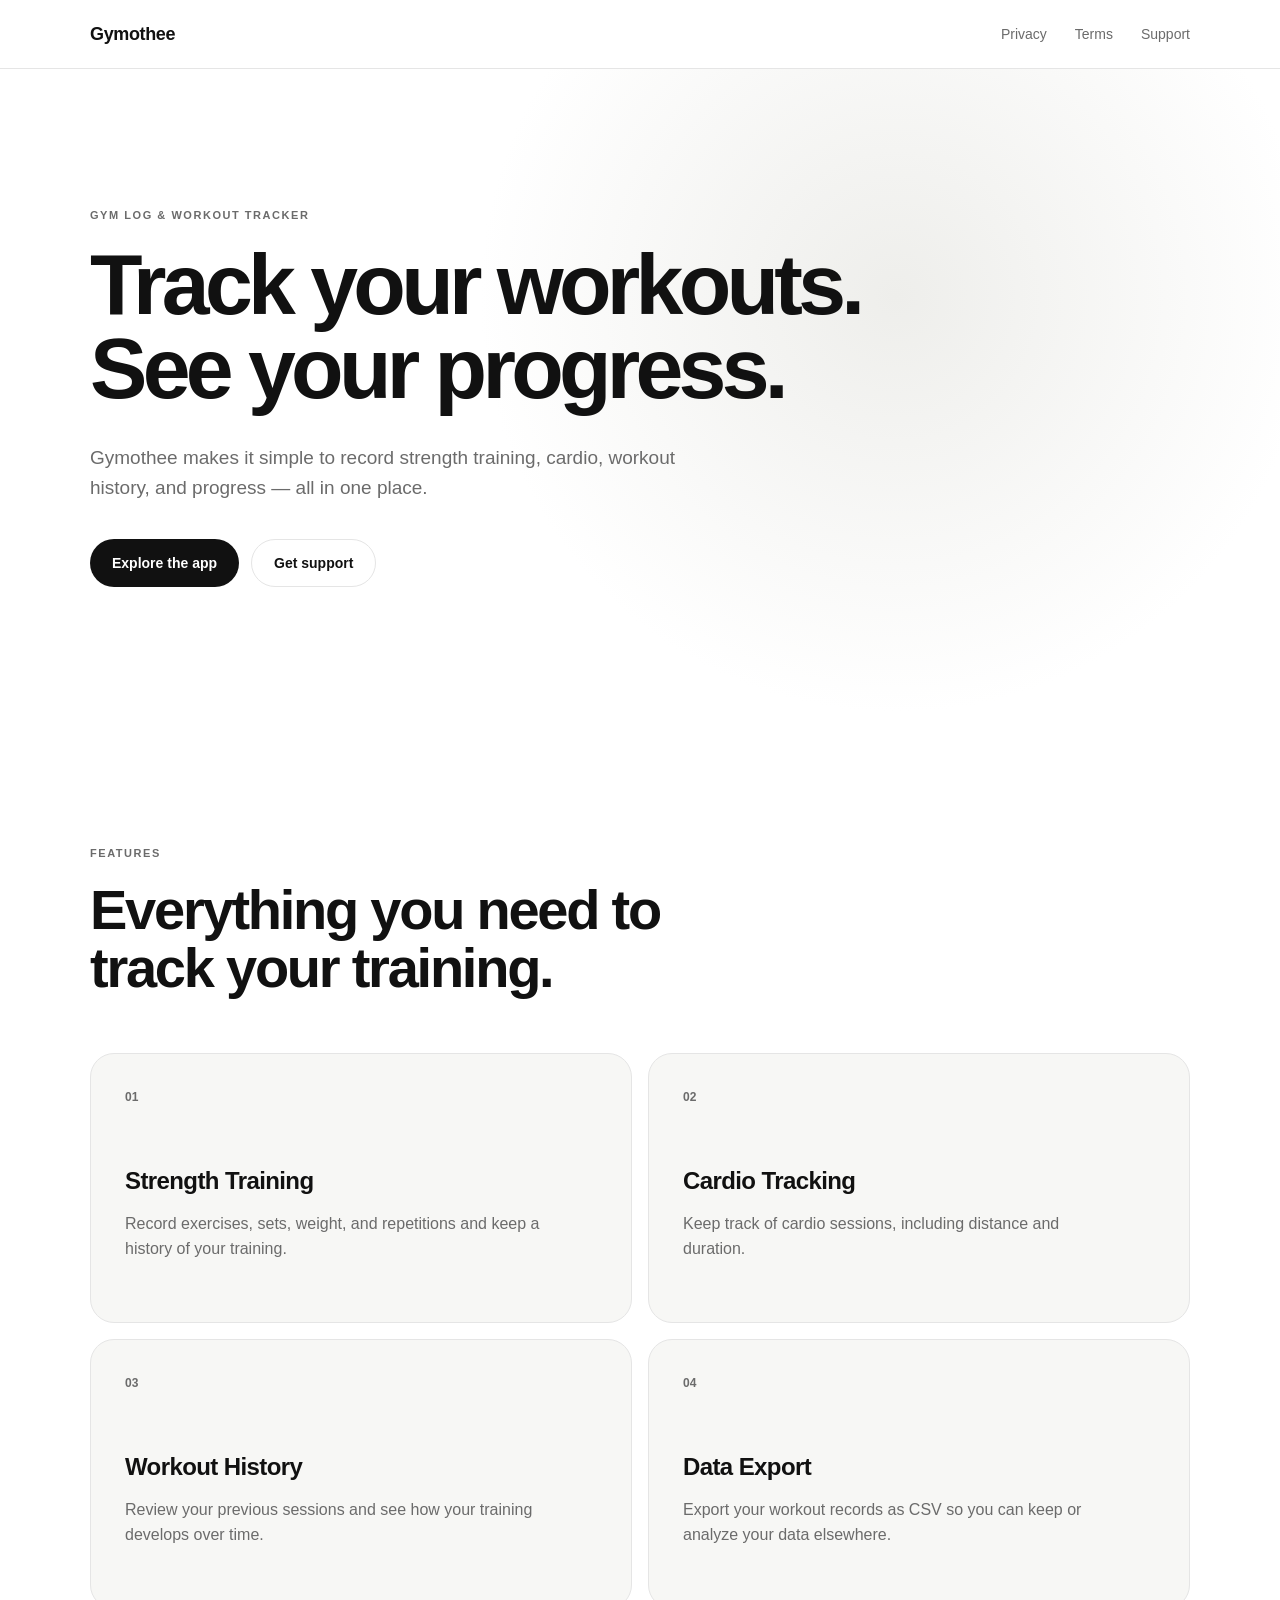
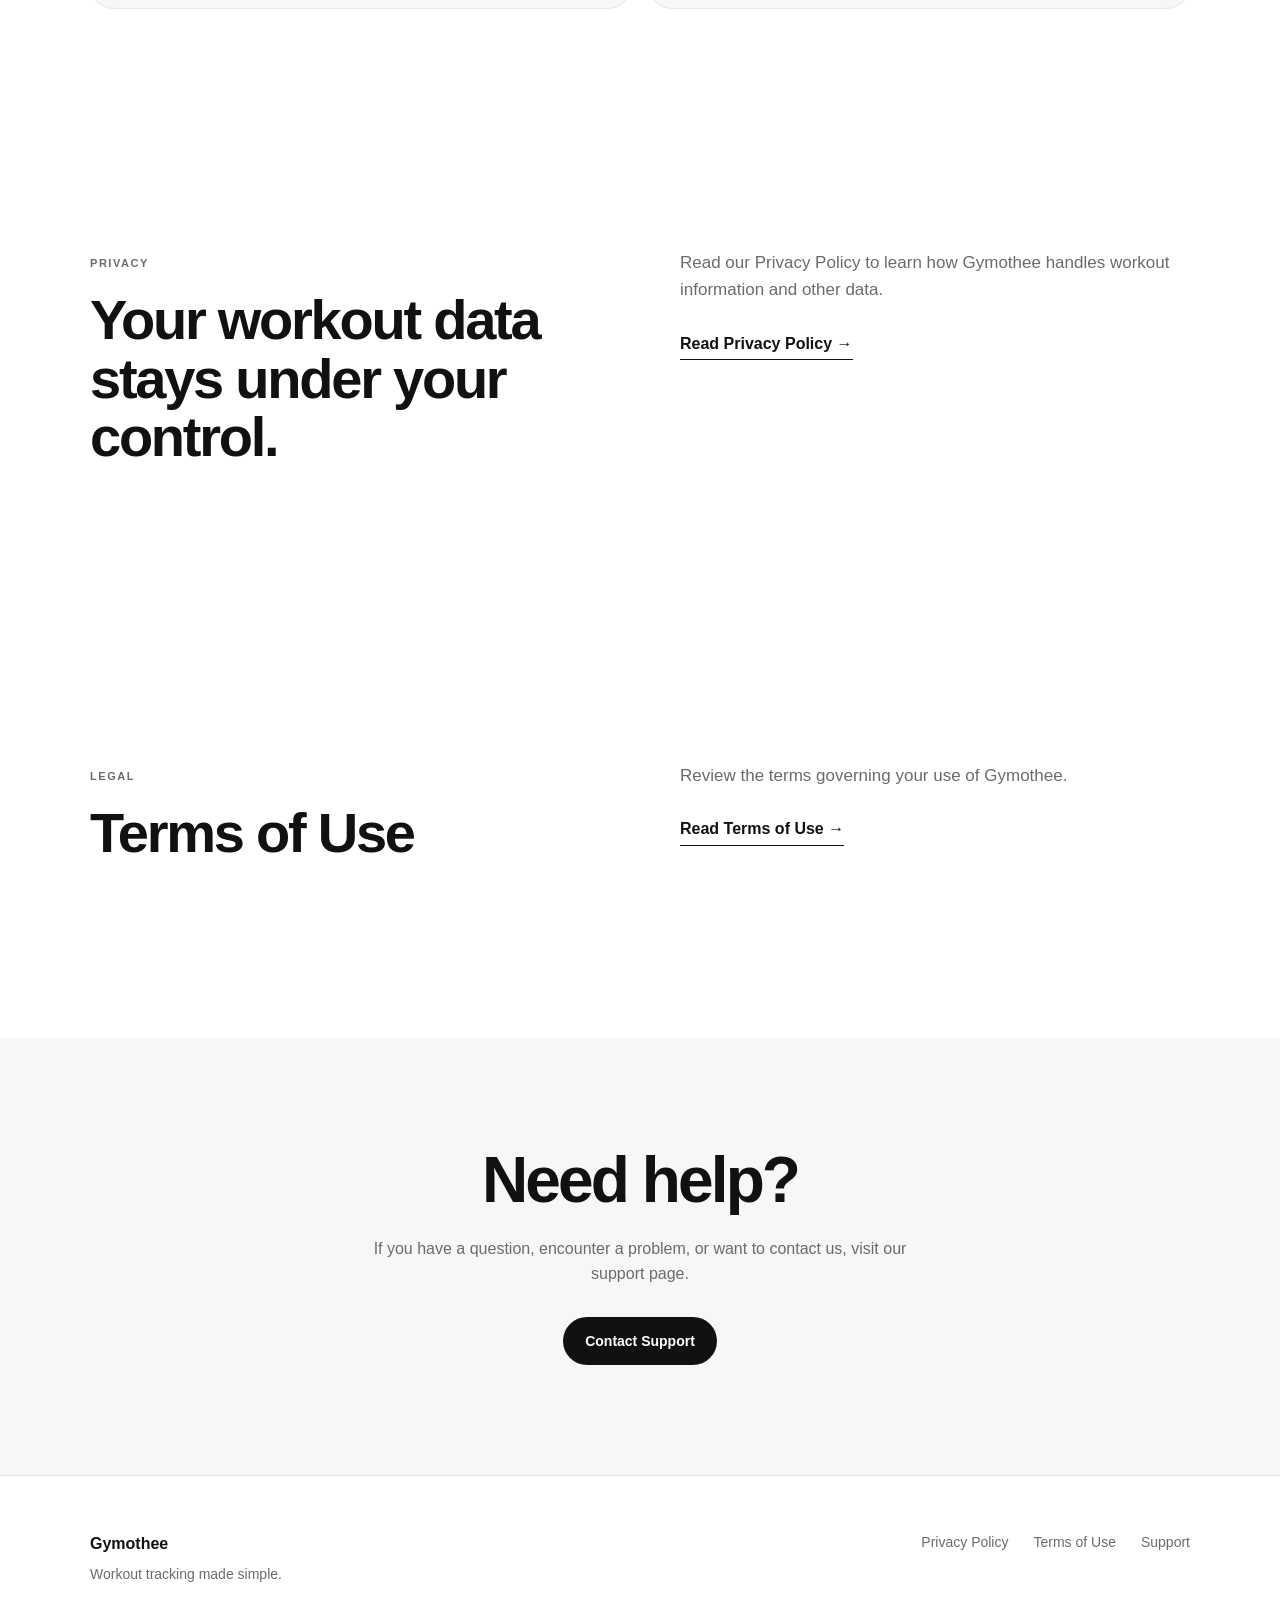
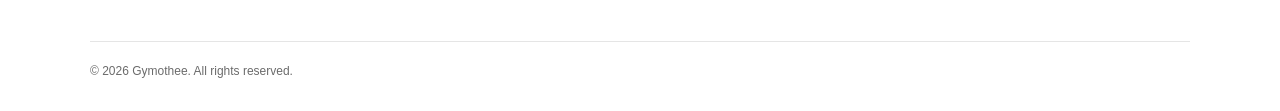
<file: index.html>
<!DOCTYPE html>
<html lang="en">
<head>
  <meta charset="UTF-8">
  <meta name="viewport" content="width=device-width, initial-scale=1.0">
  <meta name="description" content="[APP NAME] — a simple workout tracker for recording workouts, progress, and cardio.">
  <title>Gymothee — Gym Log & Workout Tracker</title>
  <link rel="stylesheet" href="style.css">
</head>

<body>

<header class="site-header">
  <div class="container nav">
    <a href="index.html" class="logo">Gymothee</a>

    <nav>
      <a href="privacy.html">Privacy</a>
      <a href="terms.html">Terms</a>
      <a href="support.html">Support</a>
    </nav>
  </div>
</header>

<main>

  <section class="hero">
    <div class="container hero-content">

      <div class="badge">GYM LOG & WORKOUT TRACKER</div>

      <h1>Track your workouts.<br>See your progress.</h1>

      <p class="hero-text">
        Gymothee makes it simple to record strength training,
        cardio, workout history, and progress — all in one place.
      </p>

      <div class="buttons">
        <a href="#features" class="button primary">Explore the app</a>
        <a href="support.html" class="button secondary">Get support</a>
      </div>

    </div>
  </section>


  <section id="features" class="section">
    <div class="container">

      <div class="section-heading">
        <span>FEATURES</span>
        <h2>Everything you need to track your training.</h2>
      </div>

      <div class="features">

        <div class="feature-card">
          <div class="feature-icon">01</div>
          <h3>Strength Training</h3>
          <p>
            Record exercises, sets, weight, and repetitions
            and keep a history of your training.
          </p>
        </div>

        <div class="feature-card">
          <div class="feature-icon">02</div>
          <h3>Cardio Tracking</h3>
          <p>
            Keep track of cardio sessions, including distance
            and duration.
          </p>
        </div>

        <div class="feature-card">
          <div class="feature-icon">03</div>
          <h3>Workout History</h3>
          <p>
            Review your previous sessions and see how your
            training develops over time.
          </p>
        </div>

        <div class="feature-card">
          <div class="feature-icon">04</div>
          <h3>Data Export</h3>
          <p>
            Export your workout records as CSV so you can
            keep or analyze your data elsewhere.
          </p>
        </div>

      </div>

    </div>
  </section>


  <section class="section privacy-section">
    <div class="container two-column">

      <div>
        <div class="section-heading">
          <span>PRIVACY</span>
          <h2>Your workout data stays under your control.</h2>
        </div>
      </div>

      <div>
        <p>
          Read our Privacy Policy to learn how Gymothee
          handles workout information and other data.
        </p>

        <a href="privacy.html" class="text-link">
          Read Privacy Policy →
        </a>
      </div>

    </div>
  </section>


  <section class="section">
    <div class="container two-column">

      <div>
        <div class="section-heading">
          <span>LEGAL</span>
          <h2>Terms of Use</h2>
        </div>
      </div>

      <div>
        <p>
          Review the terms governing your use of
          Gymothee.
        </p>

        <a href="terms.html" class="text-link">
          Read Terms of Use →
        </a>
      </div>

    </div>
  </section>


  <section class="cta">
    <div class="container">

      <h2>Need help?</h2>

      <p>
        If you have a question, encounter a problem,
        or want to contact us, visit our support page.
      </p>

      <a href="support.html" class="button primary">
        Contact Support
      </a>

    </div>
  </section>

</main>


<footer class="site-footer">
  <div class="container footer-content">

    <div>
      <strong>Gymothee</strong>
      <p>Workout tracking made simple.</p>
    </div>

    <div class="footer-links">
      <a href="privacy.html">Privacy Policy</a>
      <a href="terms.html">Terms of Use</a>
      <a href="support.html">Support</a>
    </div>

  </div>

  <div class="container copyright">
    © 2026 Gymothee. All rights reserved.
  </div>
</footer>

</body>
</html>
</file>
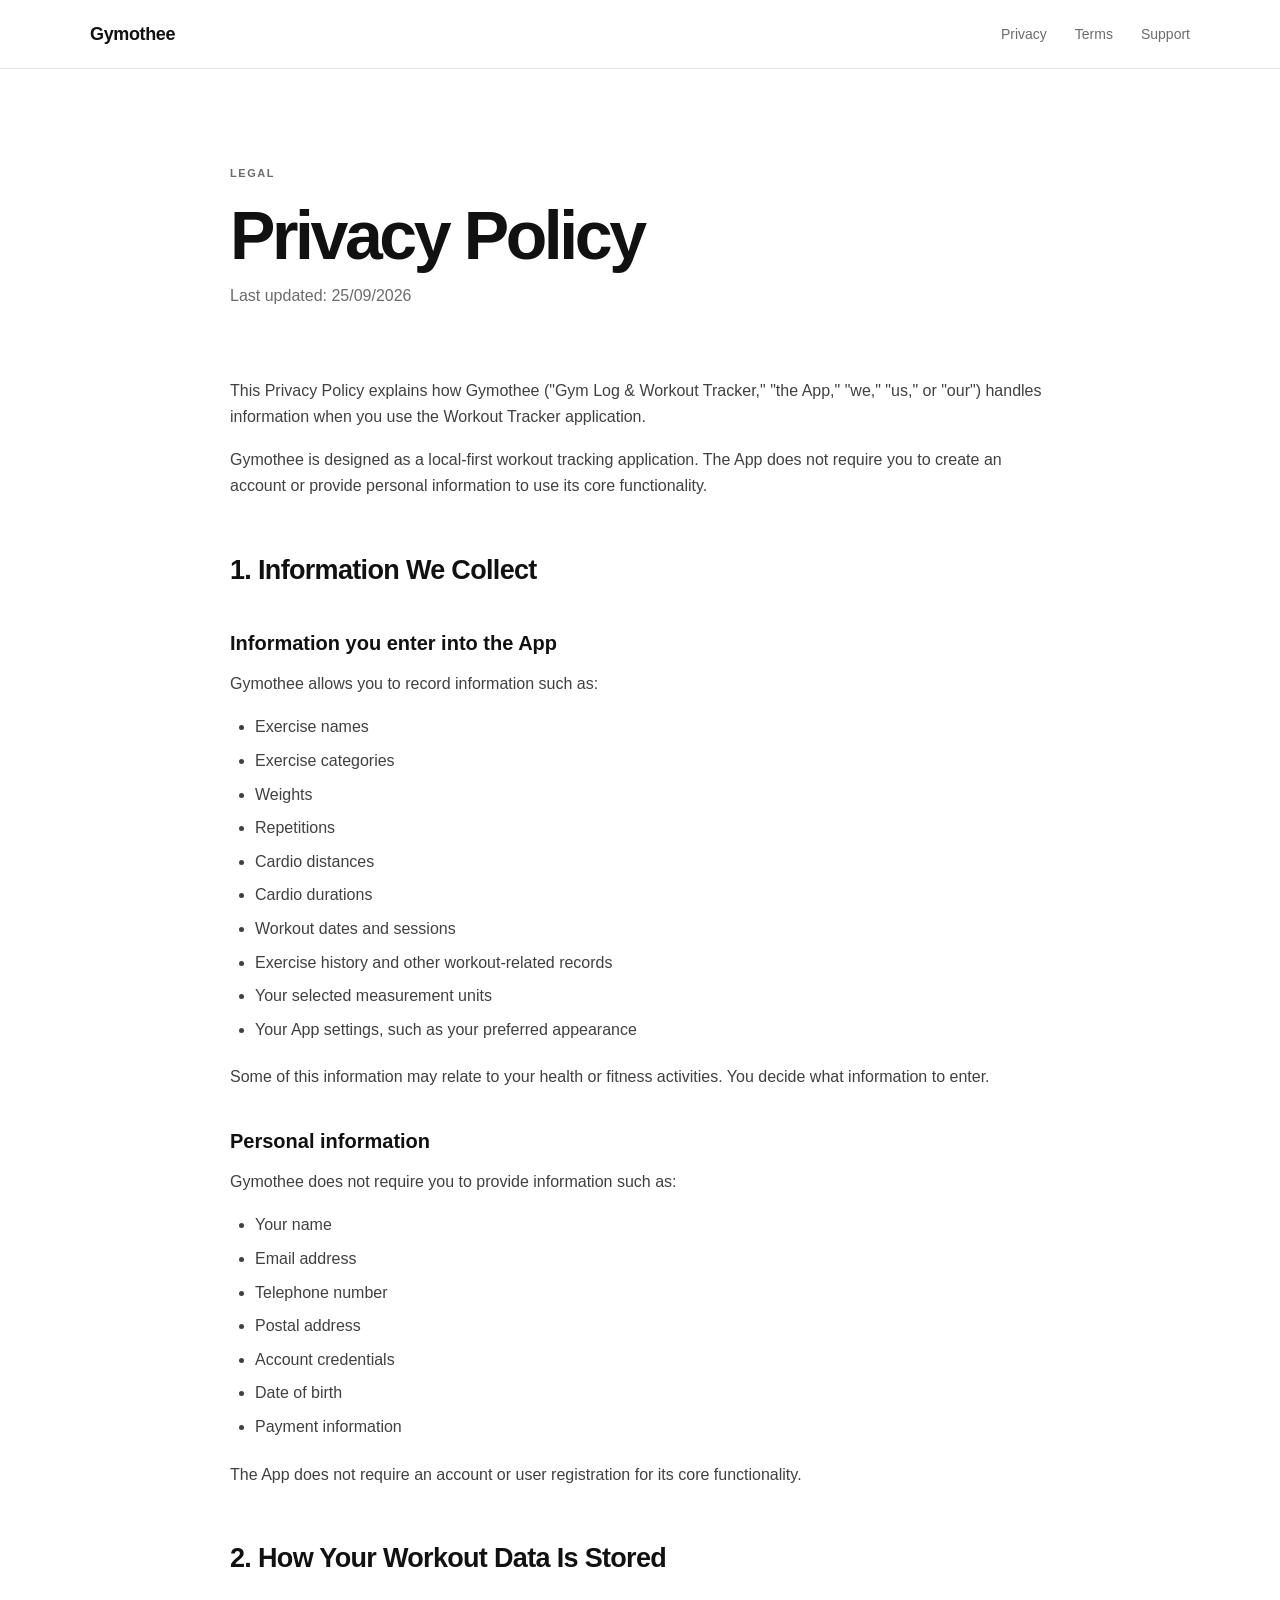
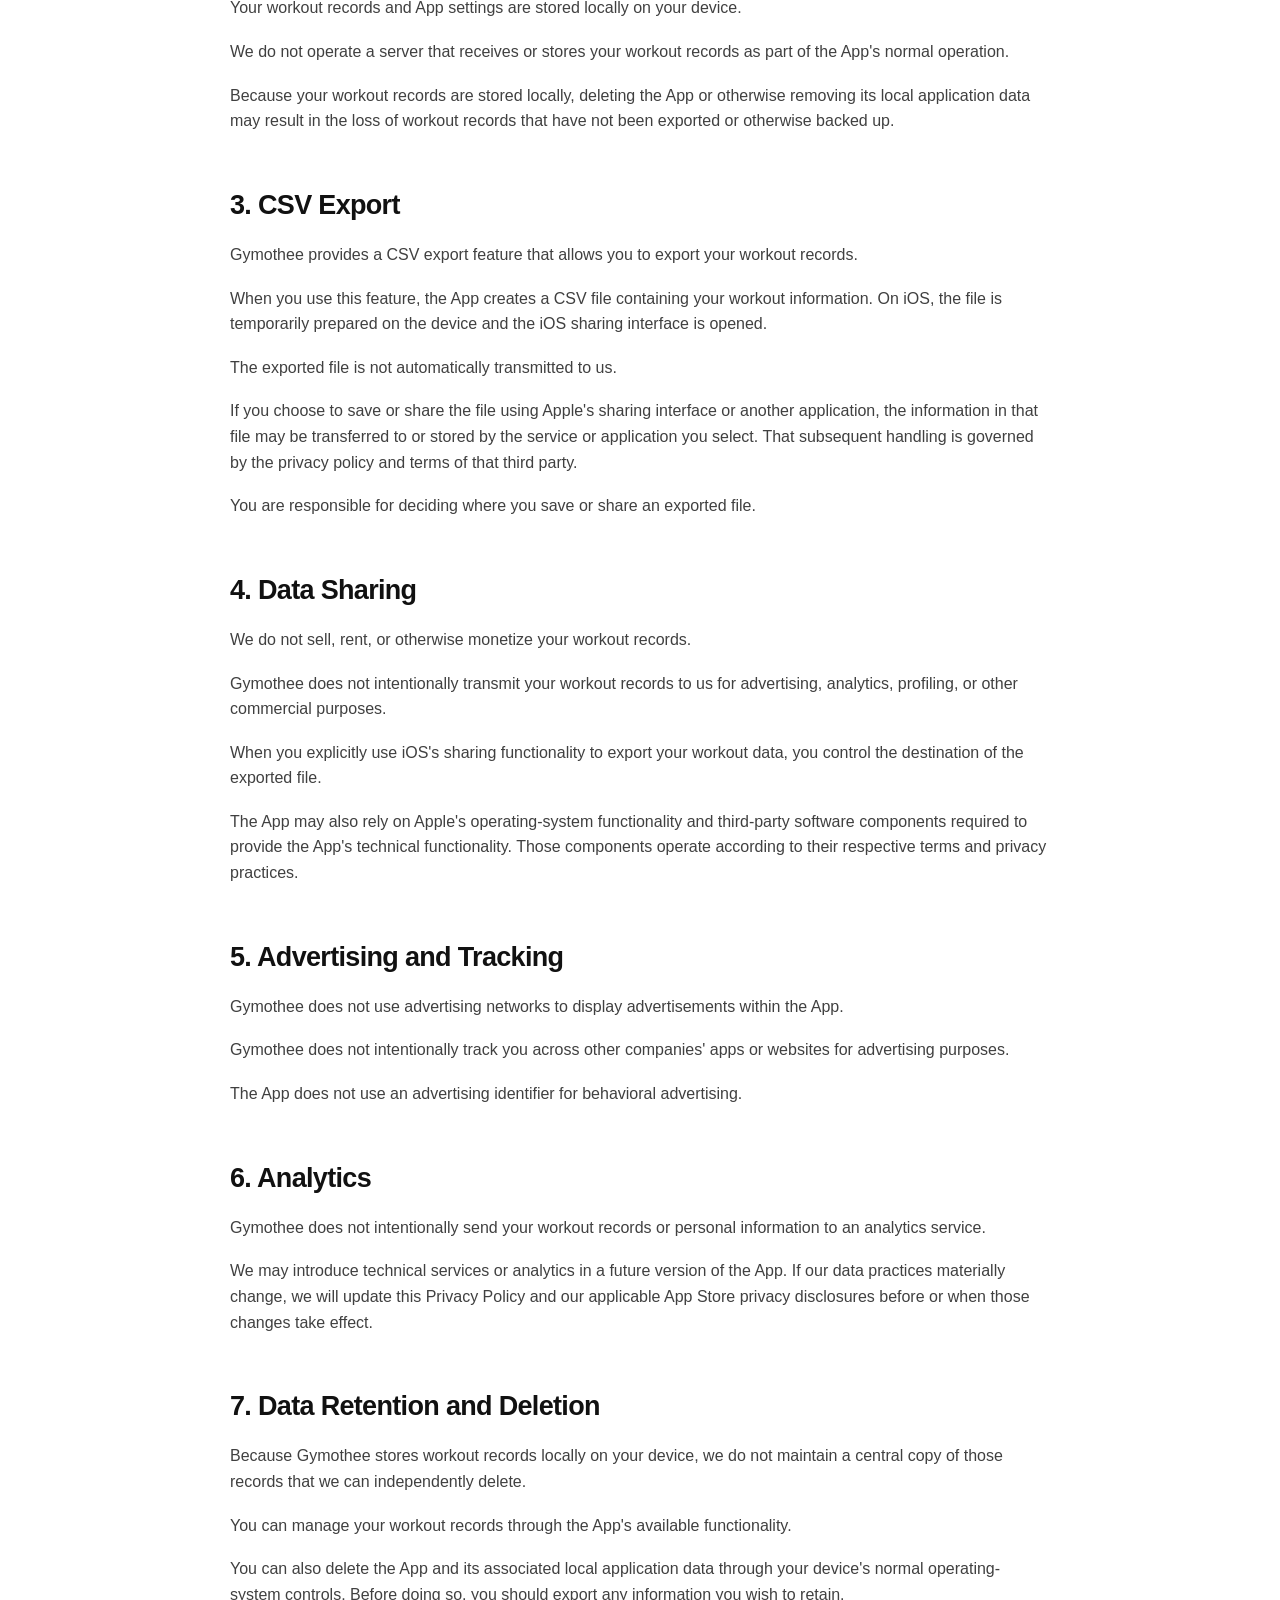
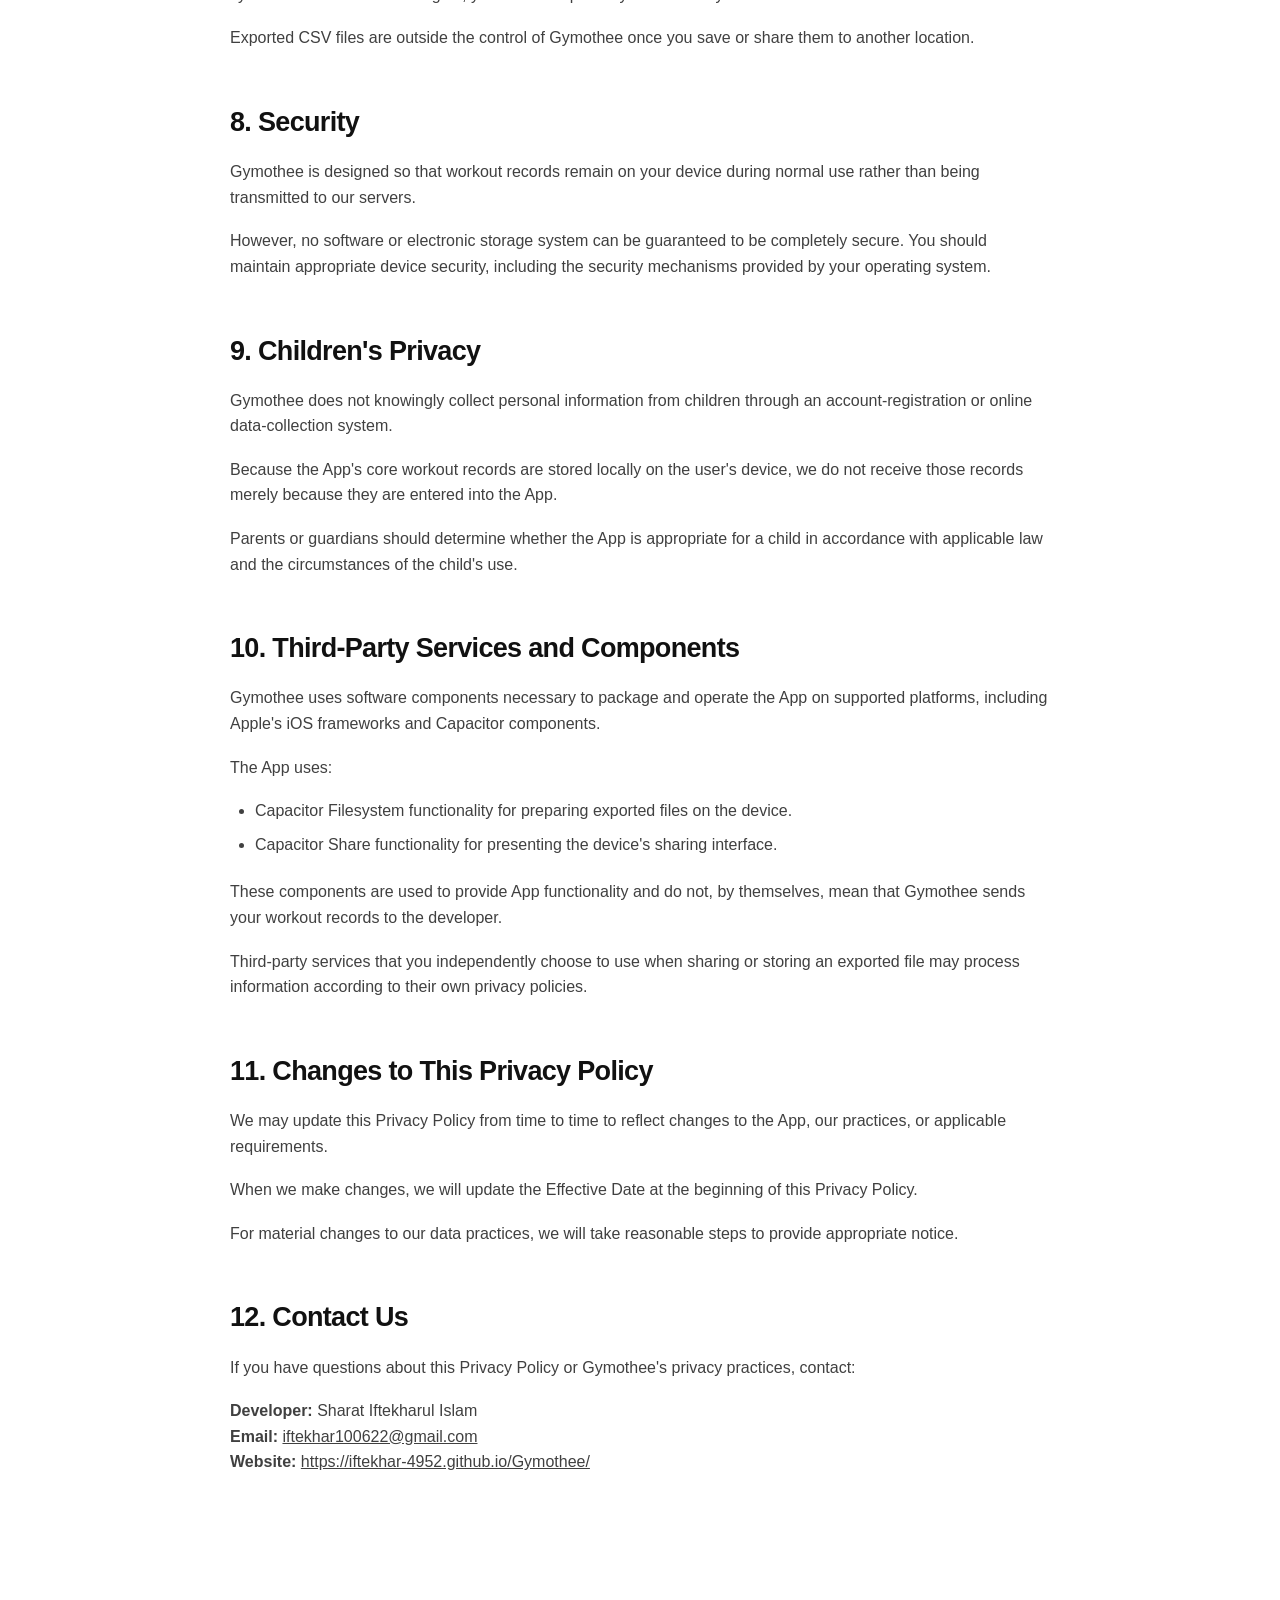
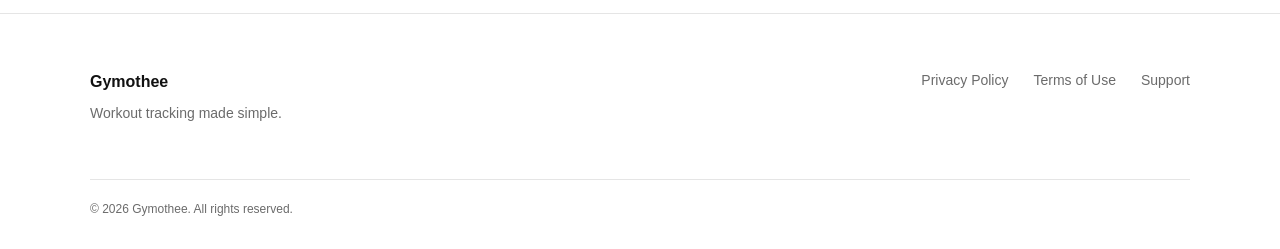
<file: privacy.html>
<!DOCTYPE html>
<html lang="en">
<head>
  <meta charset="UTF-8">
  <meta name="viewport" content="width=device-width, initial-scale=1.0">
  <meta name="description" content="Gymothee Privacy Policy">
  <title>Privacy Policy — Gymothee</title>
  <link rel="stylesheet" href="style.css">
</head>

<body>

<header class="site-header">
  <div class="container nav">
    <a href="index.html" class="logo">Gymothee</a>

    <nav>
      <a href="privacy.html">Privacy</a>
      <a href="terms.html">Terms</a>
      <a href="support.html">Support</a>
    </nav>
  </div>
</header>


<main class="legal-page">

  <div class="container legal-container">

    <div class="legal-header">
      <span>LEGAL</span>
      <h1>Privacy Policy</h1>
      <p>Last updated: 25/09/2026</p>
    </div>


    <article class="legal-content">

      
<!DOCTYPE html>
<html lang="en">
<head>
    <meta charset="UTF-8">
    <meta name="viewport" content="width=device-width, initial-scale=1.0">
    <title>Privacy Policy - Gymothee</title>
</head>
<body>

   

    <p>
        This Privacy Policy explains how Gymothee ("Gym Log &amp; Workout Tracker,"
        "the App," "we," "us," or "our") handles information when you use the
        Workout Tracker application.
    </p>

    <p>
        Gymothee is designed as a local-first workout tracking application.
        The App does not require you to create an account or provide personal
        information to use its core functionality.
    </p>

    <h2>1. Information We Collect</h2>

    <h3>Information you enter into the App</h3>

    <p>Gymothee allows you to record information such as:</p>

    <ul>
        <li>Exercise names</li>
        <li>Exercise categories</li>
        <li>Weights</li>
        <li>Repetitions</li>
        <li>Cardio distances</li>
        <li>Cardio durations</li>
        <li>Workout dates and sessions</li>
        <li>Exercise history and other workout-related records</li>
        <li>Your selected measurement units</li>
        <li>Your App settings, such as your preferred appearance</li>
    </ul>

    <p>
        Some of this information may relate to your health or fitness activities.
        You decide what information to enter.
    </p>

    <h3>Personal information</h3>

    <p>Gymothee does not require you to provide information such as:</p>

    <ul>
        <li>Your name</li>
        <li>Email address</li>
        <li>Telephone number</li>
        <li>Postal address</li>
        <li>Account credentials</li>
        <li>Date of birth</li>
        <li>Payment information</li>
    </ul>

    <p>
        The App does not require an account or user registration for its core
        functionality.
    </p>

    <h2>2. How Your Workout Data Is Stored</h2>

    <p>
        Your workout records and App settings are stored locally on your device.
    </p>

    <p>
        We do not operate a server that receives or stores your workout records
        as part of the App's normal operation.
    </p>

    <p>
        Because your workout records are stored locally, deleting the App or
        otherwise removing its local application data may result in the loss
        of workout records that have not been exported or otherwise backed up.
    </p>

    <h2>3. CSV Export</h2>

    <p>
        Gymothee provides a CSV export feature that allows you to export your
        workout records.
    </p>

    <p>
        When you use this feature, the App creates a CSV file containing your
        workout information. On iOS, the file is temporarily prepared on the
        device and the iOS sharing interface is opened.
    </p>

    <p>
        The exported file is not automatically transmitted to us.
    </p>

    <p>
        If you choose to save or share the file using Apple's sharing interface
        or another application, the information in that file may be transferred
        to or stored by the service or application you select. That subsequent
        handling is governed by the privacy policy and terms of that third party.
    </p>

    <p>
        You are responsible for deciding where you save or share an exported file.
    </p>

    <h2>4. Data Sharing</h2>

    <p>
        We do not sell, rent, or otherwise monetize your workout records.
    </p>

    <p>
        Gymothee does not intentionally transmit your workout records to us for
        advertising, analytics, profiling, or other commercial purposes.
    </p>

    <p>
        When you explicitly use iOS's sharing functionality to export your
        workout data, you control the destination of the exported file.
    </p>

    <p>
        The App may also rely on Apple's operating-system functionality and
        third-party software components required to provide the App's technical
        functionality. Those components operate according to their respective
        terms and privacy practices.
    </p>

    <h2>5. Advertising and Tracking</h2>

    <p>
        Gymothee does not use advertising networks to display advertisements
        within the App.
    </p>

    <p>
        Gymothee does not intentionally track you across other companies' apps
        or websites for advertising purposes.
    </p>

    <p>
        The App does not use an advertising identifier for behavioral advertising.
    </p>

    <h2>6. Analytics</h2>

    <p>
        Gymothee does not intentionally send your workout records or personal
        information to an analytics service.
    </p>

    <p>
        We may introduce technical services or analytics in a future version of
        the App. If our data practices materially change, we will update this
        Privacy Policy and our applicable App Store privacy disclosures before
        or when those changes take effect.
    </p>

    <h2>7. Data Retention and Deletion</h2>

    <p>
        Because Gymothee stores workout records locally on your device, we do
        not maintain a central copy of those records that we can independently
        delete.
    </p>

    <p>
        You can manage your workout records through the App's available
        functionality.
    </p>

    <p>
        You can also delete the App and its associated local application data
        through your device's normal operating-system controls. Before doing so,
        you should export any information you wish to retain.
    </p>

    <p>
        Exported CSV files are outside the control of Gymothee once you save or
        share them to another location.
    </p>

    <h2>8. Security</h2>

    <p>
        Gymothee is designed so that workout records remain on your device
        during normal use rather than being transmitted to our servers.
    </p>

    <p>
        However, no software or electronic storage system can be guaranteed to
        be completely secure. You should maintain appropriate device security,
        including the security mechanisms provided by your operating system.
    </p>

    <h2>9. Children's Privacy</h2>

    <p>
        Gymothee does not knowingly collect personal information from children
        through an account-registration or online data-collection system.
    </p>

    <p>
        Because the App's core workout records are stored locally on the user's
        device, we do not receive those records merely because they are entered
        into the App.
    </p>

    <p>
        Parents or guardians should determine whether the App is appropriate
        for a child in accordance with applicable law and the circumstances of
        the child's use.
    </p>

    <h2>10. Third-Party Services and Components</h2>

    <p>
        Gymothee uses software components necessary to package and operate the
        App on supported platforms, including Apple's iOS frameworks and
        Capacitor components.
    </p>

    <p>The App uses:</p>

    <ul>
        <li>
            Capacitor Filesystem functionality for preparing exported files
            on the device.
        </li>
        <li>
            Capacitor Share functionality for presenting the device's
            sharing interface.
        </li>
    </ul>

    <p>
        These components are used to provide App functionality and do not,
        by themselves, mean that Gymothee sends your workout records to the
        developer.
    </p>

    <p>
        Third-party services that you independently choose to use when sharing
        or storing an exported file may process information according to their
        own privacy policies.
    </p>

    <h2>11. Changes to This Privacy Policy</h2>

    <p>
        We may update this Privacy Policy from time to time to reflect changes
        to the App, our practices, or applicable requirements.
    </p>

    <p>
        When we make changes, we will update the Effective Date at the beginning
        of this Privacy Policy.
    </p>

    <p>
        For material changes to our data practices, we will take reasonable
        steps to provide appropriate notice.
    </p>

    <h2>12. Contact Us</h2>

    <p>
        If you have questions about this Privacy Policy or Gymothee's privacy
        practices, contact:
    </p>

    <p>
        <strong>Developer:</strong> Sharat Iftekharul Islam<br>
        <strong>Email:</strong>
        <a href="mailto:iftekhar100622@gmail.com">
            iftekhar100622@gmail.com
        </a><br>
        <strong>Website:</strong>
        <a href="https://iftekhar-4952.github.io/Gymothee/" target="_blank" rel="noopener noreferrer">
            https://iftekhar-4952.github.io/Gymothee/
        </a>
    </p>

</body>
</html>



     
    </article>

   

  </div>

</main>


<footer class="site-footer">
  <div class="container footer-content">

    <div>
      <strong>Gymothee</strong>
      <p>Workout tracking made simple.</p>
    </div>

    <div class="footer-links">
      <a href="privacy.html">Privacy Policy</a>
      <a href="terms.html">Terms of Use</a>
      <a href="support.html">Support</a>
    </div>

  </div>

  <div class="container copyright">
    © 2026 Gymothee. All rights reserved.
  </div>
</footer>

</body>
</html>
</file>
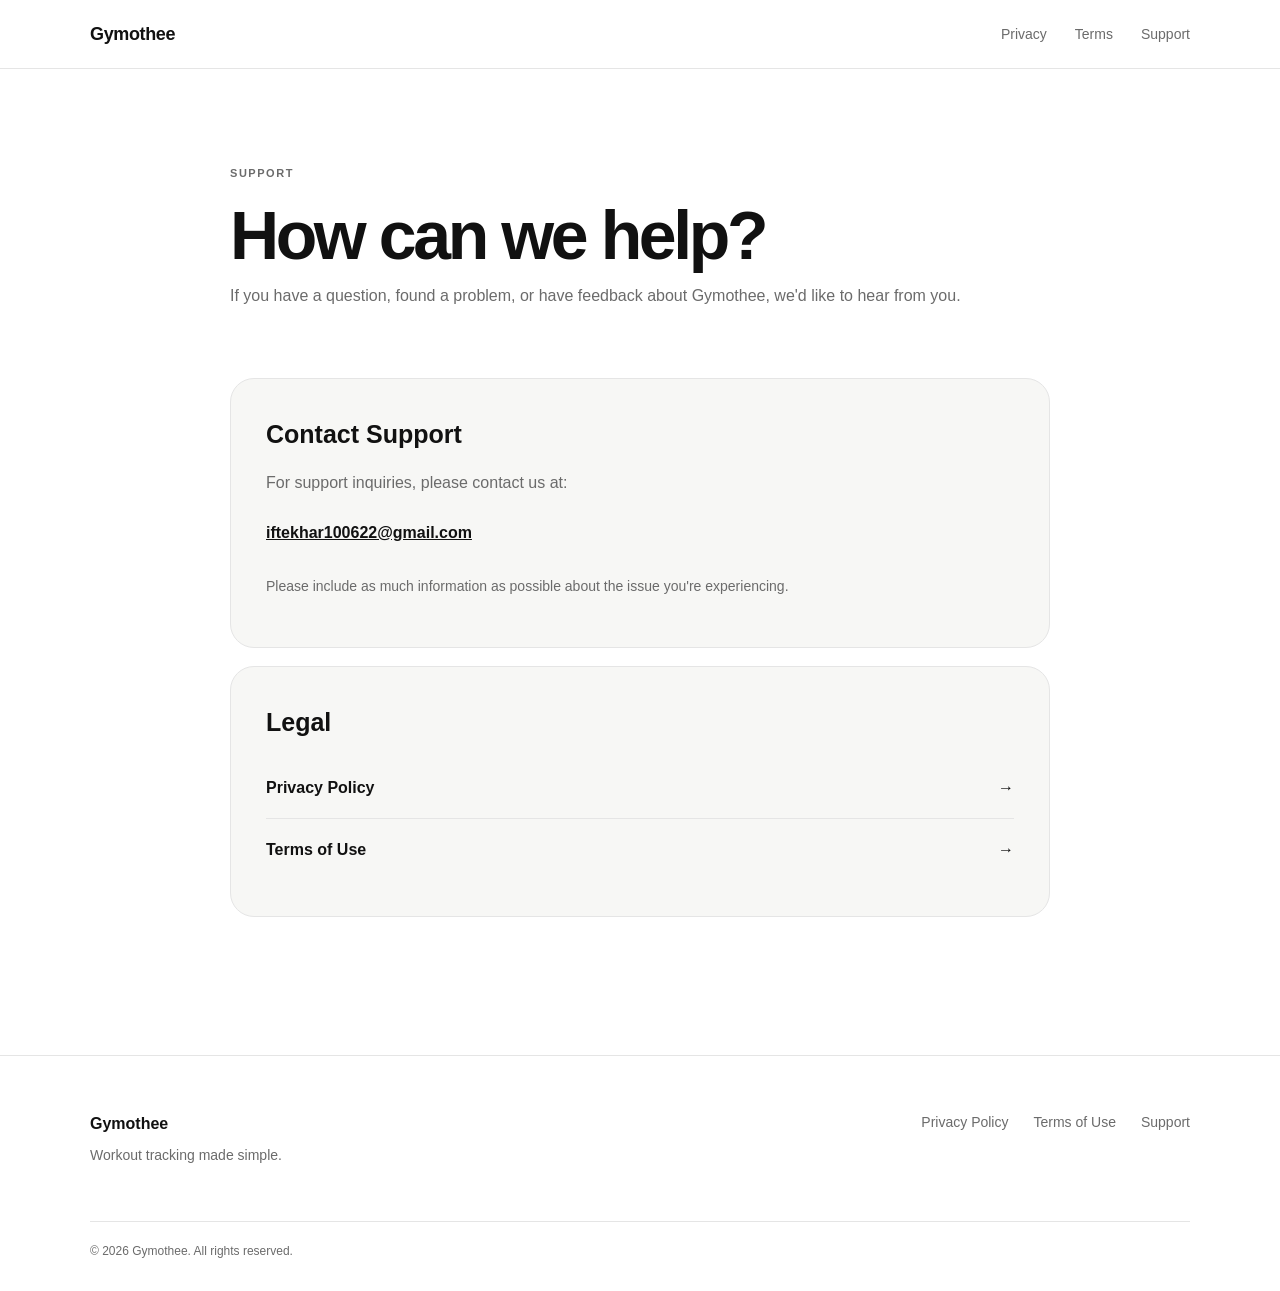
<file: support.html>
<!DOCTYPE html>
<html lang="en">
<head>
  <meta charset="UTF-8">
  <meta name="viewport" content="width=device-width, initial-scale=1.0">
  <meta name="description" content="Gymothee Support">
  <title>Support — Gymothee</title>
  <link rel="stylesheet" href="style.css">
</head>

<body>

<header class="site-header">
  <div class="container nav">
    <a href="index.html" class="logo">Gymothee</a>

    <nav>
      <a href="privacy.html">Privacy</a>
      <a href="terms.html">Terms</a>
      <a href="support.html">Support</a>
    </nav>
  </div>
</header>


<main class="legal-page">

  <div class="container support-container">

    <div class="legal-header">
      <span>SUPPORT</span>
      <h1>How can we help?</h1>
      <p>
        If you have a question, found a problem, or have
        feedback about Gymothee, we'd like to hear from you.
      </p>
    </div>


    <div class="support-card">

      <h2>Contact Support</h2>

      <p>
        For support inquiries, please contact us at:
      </p>

      <a href="mailto:[YOUR SUPPORT EMAIL]" class="support-email">
        iftekhar100622@gmail.com
      </a>

      <p class="small-text">
        Please include as much information as possible about
        the issue you're experiencing.
      </p>

    </div>


    <div class="support-card">

      <h2>Legal</h2>

      <div class="support-links">
        <a href="privacy.html">
          Privacy Policy
          <span>→</span>
        </a>

        <a href="terms.html">
          Terms of Use
          <span>→</span>
        </a>
      </div>

    </div>

  </div>

</main>


<footer class="site-footer">
  <div class="container footer-content">

    <div>
      <strong>Gymothee</strong>
      <p>Workout tracking made simple.</p>
    </div>

    <div class="footer-links">
      <a href="privacy.html">Privacy Policy</a>
      <a href="terms.html">Terms of Use</a>
      <a href="support.html">Support</a>
    </div>

  </div>

  <div class="container copyright">
    © 2026 Gymothee. All rights reserved.
  </div>
</footer>

</body>
</html>
</file>
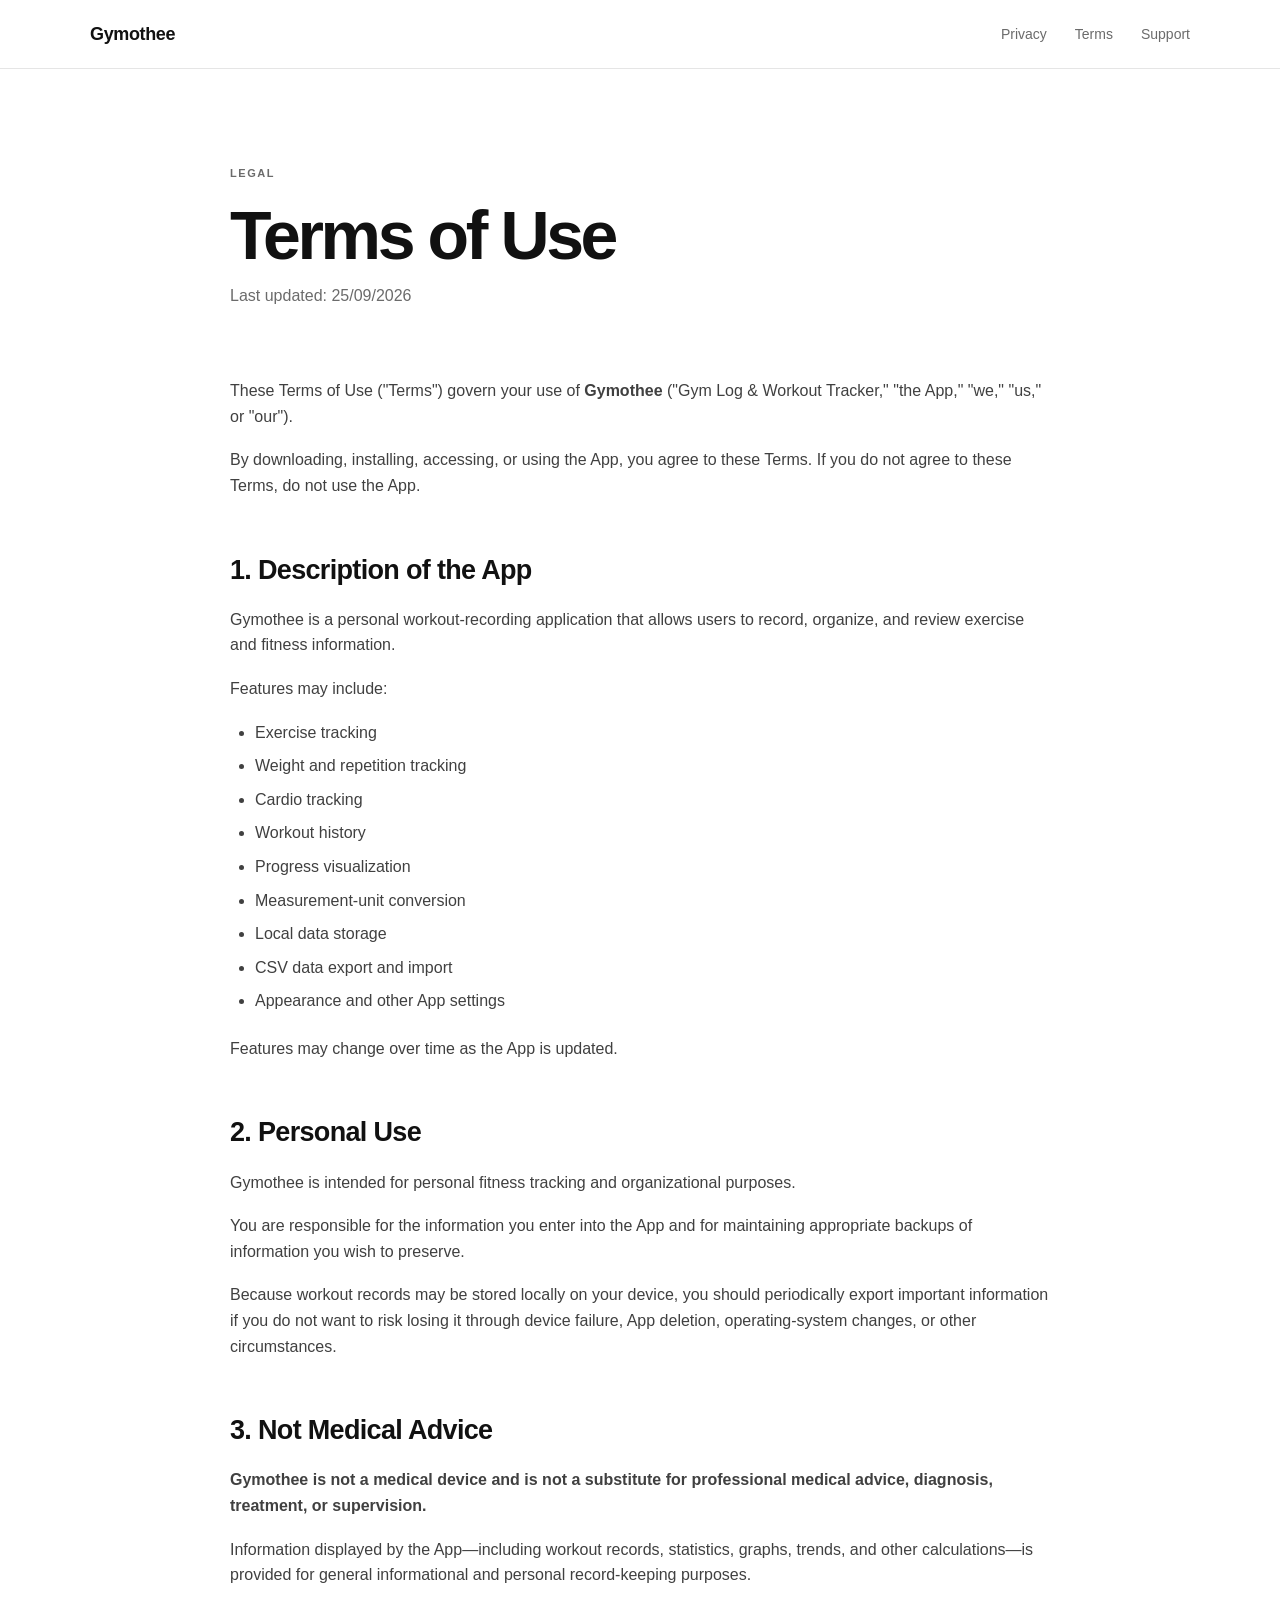
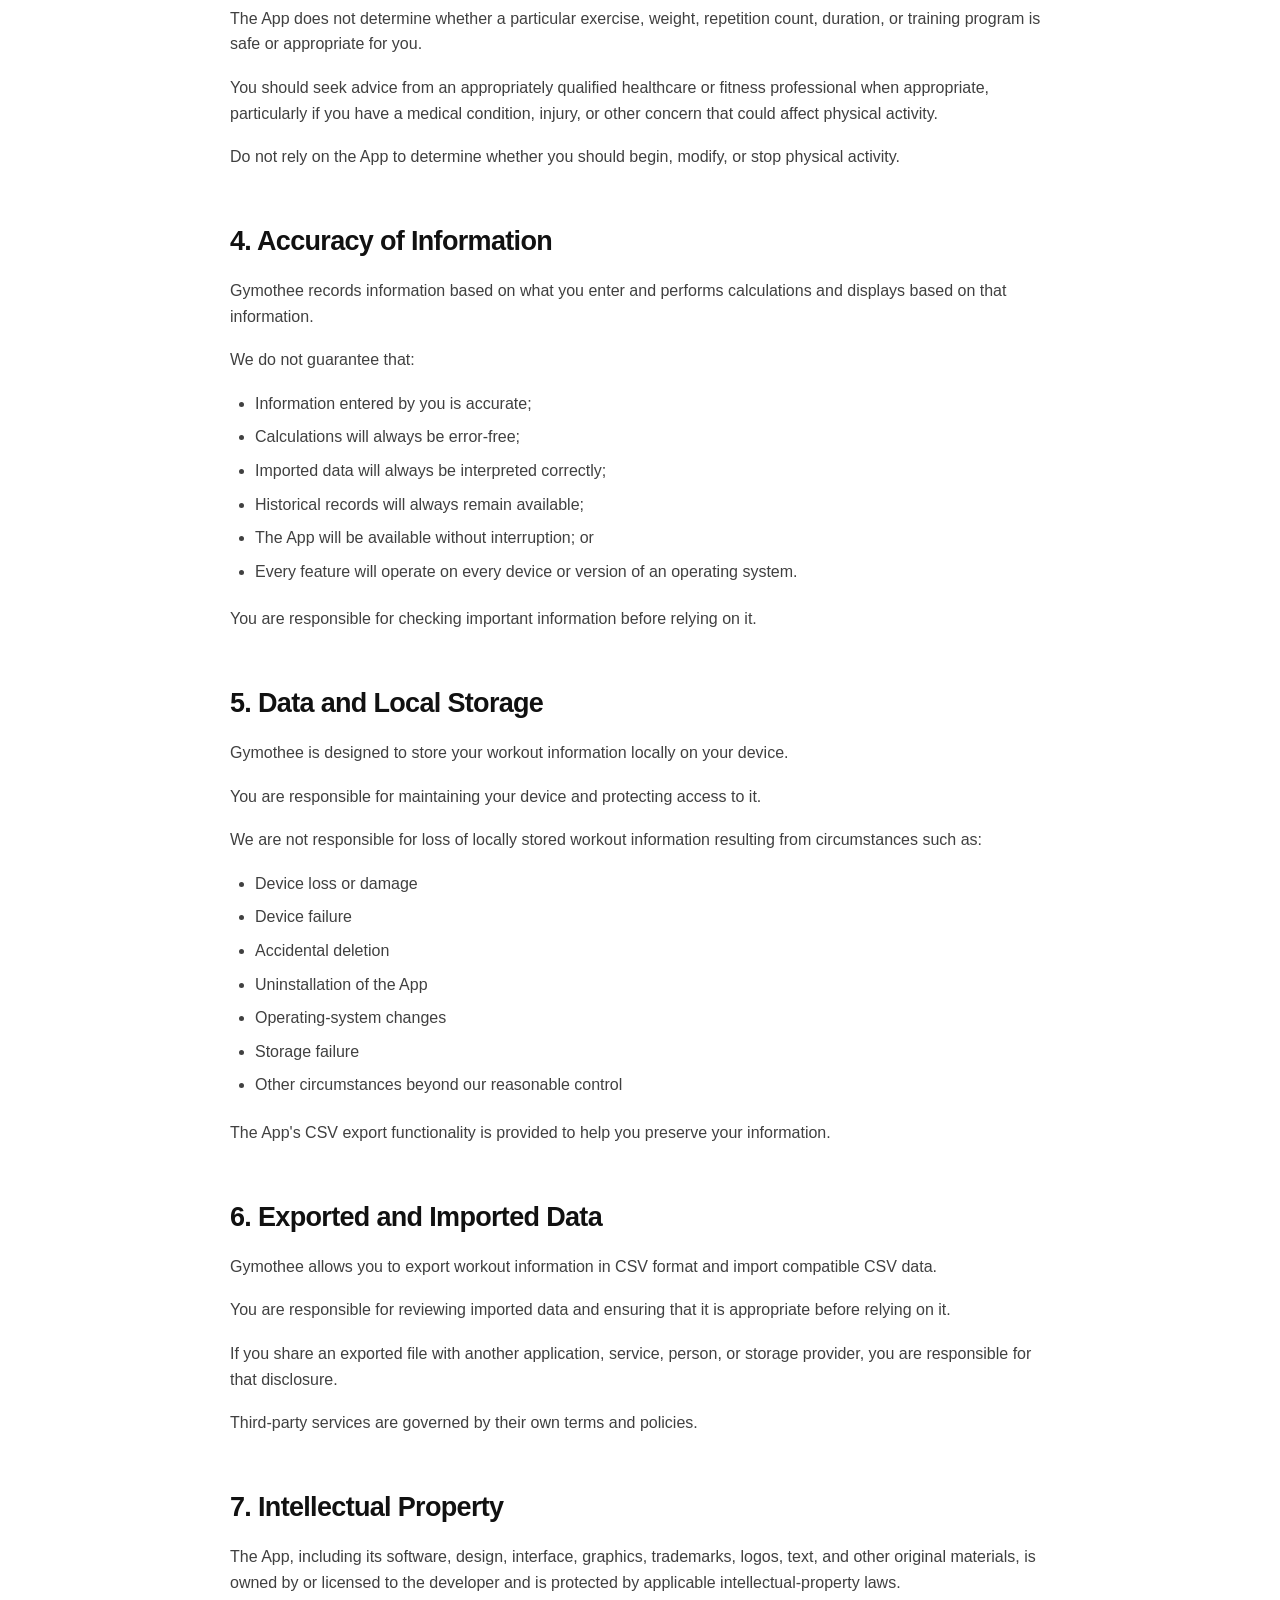
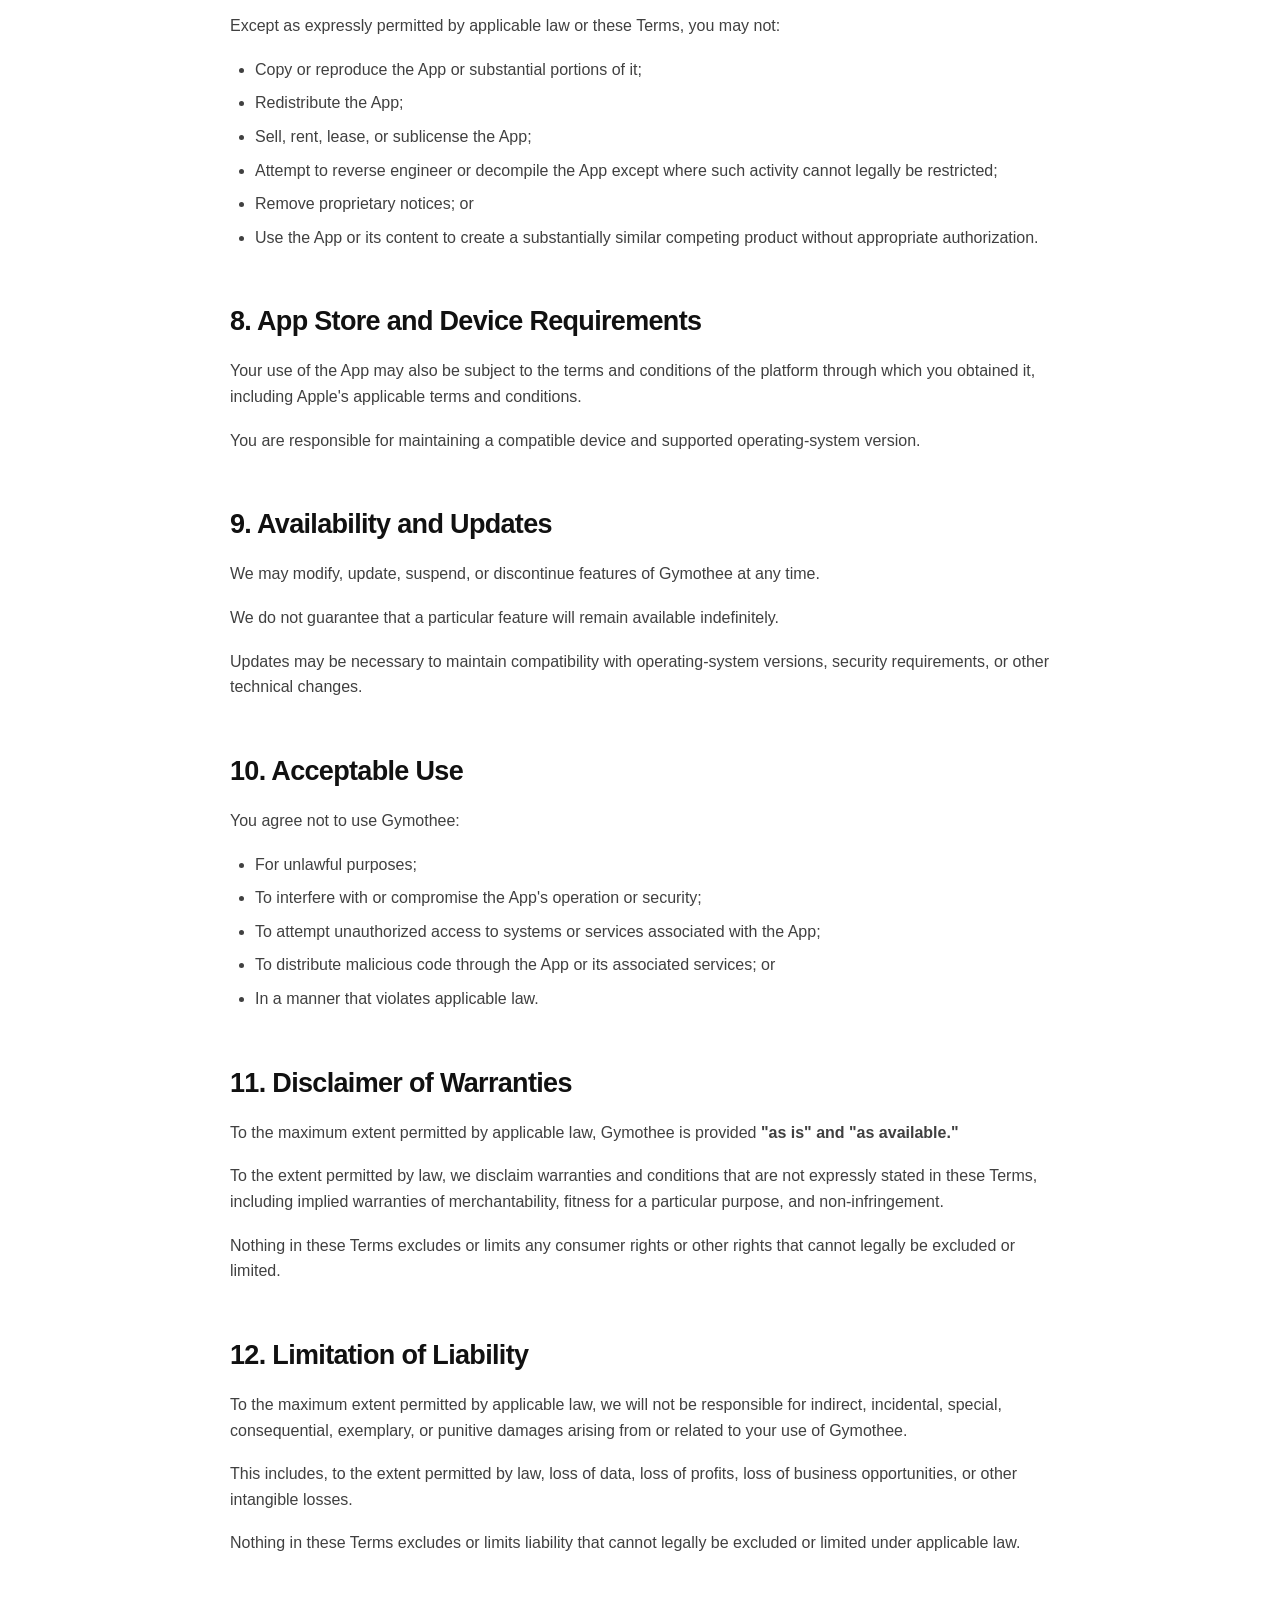
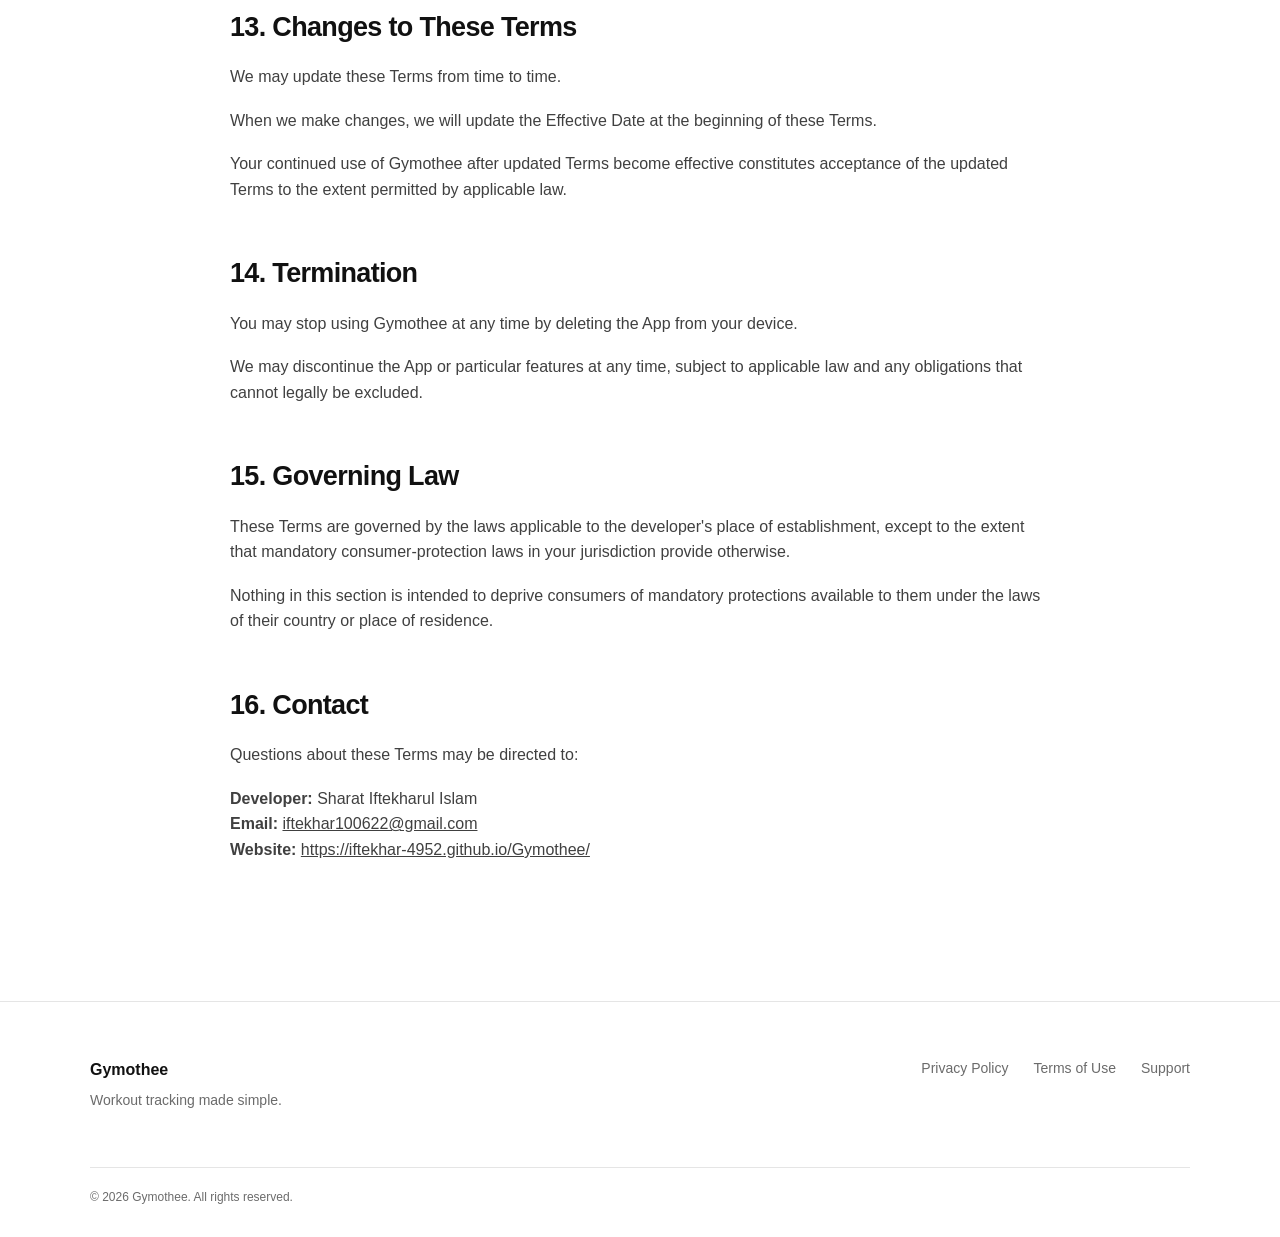
<file: terms.html>
<!DOCTYPE html>
<html lang="en">
<head>
  <meta charset="UTF-8">
  <meta name="viewport" content="width=device-width, initial-scale=1.0">
  <meta name="description" content="Gymothee Terms of Use">
  <title>Terms of Use — Gymothee</title>
  <link rel="stylesheet" href="style.css">
</head>

<body>

<header class="site-header">
  <div class="container nav">
    <a href="index.html" class="logo">Gymothee</a>

    <nav>
      <a href="privacy.html">Privacy</a>
      <a href="terms.html">Terms</a>
      <a href="support.html">Support</a>
    </nav>
  </div>
</header>


<main class="legal-page">

  <div class="container legal-container">

    <div class="legal-header">
      <span>LEGAL</span>
      <h1>Terms of Use</h1>
      <p>Last updated: 25/09/2026</p>
    </div>


    <article class="legal-content">

<!DOCTYPE html>
<html lang="en">
<head>
    <meta charset="UTF-8">
    <meta name="viewport" content="width=device-width, initial-scale=1.0">
    <title>Terms of Use - Gymothee</title>
</head>
<body>

  

    <p>
        These Terms of Use ("Terms") govern your use of
        <strong>Gymothee</strong> ("Gym Log &amp; Workout Tracker,"
        "the App," "we," "us," or "our").
    </p>

    <p>
        By downloading, installing, accessing, or using the App, you agree to
        these Terms. If you do not agree to these Terms, do not use the App.
    </p>

    <h2>1. Description of the App</h2>

    <p>
        Gymothee is a personal workout-recording application that allows users
        to record, organize, and review exercise and fitness information.
    </p>

    <p>Features may include:</p>

    <ul>
        <li>Exercise tracking</li>
        <li>Weight and repetition tracking</li>
        <li>Cardio tracking</li>
        <li>Workout history</li>
        <li>Progress visualization</li>
        <li>Measurement-unit conversion</li>
        <li>Local data storage</li>
        <li>CSV data export and import</li>
        <li>Appearance and other App settings</li>
    </ul>

    <p>
        Features may change over time as the App is updated.
    </p>

    <h2>2. Personal Use</h2>

    <p>
        Gymothee is intended for personal fitness tracking and organizational
        purposes.
    </p>

    <p>
        You are responsible for the information you enter into the App and for
        maintaining appropriate backups of information you wish to preserve.
    </p>

    <p>
        Because workout records may be stored locally on your device, you should
        periodically export important information if you do not want to risk
        losing it through device failure, App deletion, operating-system
        changes, or other circumstances.
    </p>

    <h2>3. Not Medical Advice</h2>

    <p>
        <strong>
            Gymothee is not a medical device and is not a substitute for
            professional medical advice, diagnosis, treatment, or supervision.
        </strong>
    </p>

    <p>
        Information displayed by the App—including workout records, statistics,
        graphs, trends, and other calculations—is provided for general
        informational and personal record-keeping purposes.
    </p>

    <p>
        The App does not determine whether a particular exercise, weight,
        repetition count, duration, or training program is safe or appropriate
        for you.
    </p>

    <p>
        You should seek advice from an appropriately qualified healthcare or
        fitness professional when appropriate, particularly if you have a
        medical condition, injury, or other concern that could affect physical
        activity.
    </p>

    <p>
        Do not rely on the App to determine whether you should begin, modify,
        or stop physical activity.
    </p>

    <h2>4. Accuracy of Information</h2>

    <p>
        Gymothee records information based on what you enter and performs
        calculations and displays based on that information.
    </p>

    <p>We do not guarantee that:</p>

    <ul>
        <li>Information entered by you is accurate;</li>
        <li>Calculations will always be error-free;</li>
        <li>Imported data will always be interpreted correctly;</li>
        <li>Historical records will always remain available;</li>
        <li>The App will be available without interruption; or</li>
        <li>
            Every feature will operate on every device or version of an
            operating system.
        </li>
    </ul>

    <p>
        You are responsible for checking important information before relying
        on it.
    </p>

    <h2>5. Data and Local Storage</h2>

    <p>
        Gymothee is designed to store your workout information locally on your
        device.
    </p>

    <p>
        You are responsible for maintaining your device and protecting access
        to it.
    </p>

    <p>
        We are not responsible for loss of locally stored workout information
        resulting from circumstances such as:
    </p>

    <ul>
        <li>Device loss or damage</li>
        <li>Device failure</li>
        <li>Accidental deletion</li>
        <li>Uninstallation of the App</li>
        <li>Operating-system changes</li>
        <li>Storage failure</li>
        <li>Other circumstances beyond our reasonable control</li>
    </ul>

    <p>
        The App's CSV export functionality is provided to help you preserve
        your information.
    </p>

    <h2>6. Exported and Imported Data</h2>

    <p>
        Gymothee allows you to export workout information in CSV format and
        import compatible CSV data.
    </p>

    <p>
        You are responsible for reviewing imported data and ensuring that it is
        appropriate before relying on it.
    </p>

    <p>
        If you share an exported file with another application, service, person,
        or storage provider, you are responsible for that disclosure.
    </p>

    <p>
        Third-party services are governed by their own terms and policies.
    </p>

    <h2>7. Intellectual Property</h2>

    <p>
        The App, including its software, design, interface, graphics,
        trademarks, logos, text, and other original materials, is owned by or
        licensed to the developer and is protected by applicable
        intellectual-property laws.
    </p>

    <p>
        Except as expressly permitted by applicable law or these Terms, you may
        not:
    </p>

    <ul>
        <li>Copy or reproduce the App or substantial portions of it;</li>
        <li>Redistribute the App;</li>
        <li>Sell, rent, lease, or sublicense the App;</li>
        <li>
            Attempt to reverse engineer or decompile the App except where such
            activity cannot legally be restricted;
        </li>
        <li>Remove proprietary notices; or</li>
        <li>
            Use the App or its content to create a substantially similar
            competing product without appropriate authorization.
        </li>
    </ul>

    <h2>8. App Store and Device Requirements</h2>

    <p>
        Your use of the App may also be subject to the terms and conditions of
        the platform through which you obtained it, including Apple's
        applicable terms and conditions.
    </p>

    <p>
        You are responsible for maintaining a compatible device and supported
        operating-system version.
    </p>

    <h2>9. Availability and Updates</h2>

    <p>
        We may modify, update, suspend, or discontinue features of Gymothee at
        any time.
    </p>

    <p>
        We do not guarantee that a particular feature will remain available
        indefinitely.
    </p>

    <p>
        Updates may be necessary to maintain compatibility with operating-system
        versions, security requirements, or other technical changes.
    </p>

    <h2>10. Acceptable Use</h2>

    <p>You agree not to use Gymothee:</p>

    <ul>
        <li>For unlawful purposes;</li>
        <li>
            To interfere with or compromise the App's operation or security;
        </li>
        <li>
            To attempt unauthorized access to systems or services associated
            with the App;
        </li>
        <li>
            To distribute malicious code through the App or its associated
            services; or
        </li>
        <li>In a manner that violates applicable law.</li>
    </ul>

    <h2>11. Disclaimer of Warranties</h2>

    <p>
        To the maximum extent permitted by applicable law, Gymothee is provided
        <strong>"as is" and "as available."</strong>
    </p>

    <p>
        To the extent permitted by law, we disclaim warranties and conditions
        that are not expressly stated in these Terms, including implied
        warranties of merchantability, fitness for a particular purpose, and
        non-infringement.
    </p>

    <p>
        Nothing in these Terms excludes or limits any consumer rights or other
        rights that cannot legally be excluded or limited.
    </p>

    <h2>12. Limitation of Liability</h2>

    <p>
        To the maximum extent permitted by applicable law, we will not be
        responsible for indirect, incidental, special, consequential, exemplary,
        or punitive damages arising from or related to your use of Gymothee.
    </p>

    <p>
        This includes, to the extent permitted by law, loss of data, loss of
        profits, loss of business opportunities, or other intangible losses.
    </p>

    <p>
        Nothing in these Terms excludes or limits liability that cannot legally
        be excluded or limited under applicable law.
    </p>

    <h2>13. Changes to These Terms</h2>

    <p>
        We may update these Terms from time to time.
    </p>

    <p>
        When we make changes, we will update the Effective Date at the beginning
        of these Terms.
    </p>

    <p>
        Your continued use of Gymothee after updated Terms become effective
        constitutes acceptance of the updated Terms to the extent permitted by
        applicable law.
    </p>

    <h2>14. Termination</h2>

    <p>
        You may stop using Gymothee at any time by deleting the App from your
        device.
    </p>

    <p>
        We may discontinue the App or particular features at any time, subject
        to applicable law and any obligations that cannot legally be excluded.
    </p>

    <h2>15. Governing Law</h2>

    <p>
        These Terms are governed by the laws applicable to the developer's place
        of establishment, except to the extent that mandatory consumer-protection
        laws in your jurisdiction provide otherwise.
    </p>

    <p>
        Nothing in this section is intended to deprive consumers of mandatory
        protections available to them under the laws of their country or place
        of residence.
    </p>

    <h2>16. Contact</h2>

    <p>
        Questions about these Terms may be directed to:
    </p>

    <p>
        <strong>Developer:</strong> Sharat Iftekharul Islam<br>
        <strong>Email:</strong>
        <a href="mailto:iftekhar100622@gmail.com">
            iftekhar100622@gmail.com
        </a><br>
        <strong>Website:</strong>
        <a href="https://iftekhar-4952.github.io/Gymothee/"
           target="_blank"
           rel="noopener noreferrer">
            https://iftekhar-4952.github.io/Gymothee/
        </a>
    </p>

</body>
</html>



    </article>


  </div>

</main>


<footer class="site-footer">
  <div class="container footer-content">

    <div>
      <strong>Gymothee</strong>
      <p>Workout tracking made simple.</p>
    </div>

    <div class="footer-links">
      <a href="privacy.html">Privacy Policy</a>
      <a href="terms.html">Terms of Use</a>
      <a href="support.html">Support</a>
    </div>

  </div>

  <div class="container copyright">
    © 2026 Gymothee. All rights reserved.
  </div>
</footer>

</body>
</html>
</file>
<file: style.css>
:root {
  --background: #ffffff;
  --surface: #f7f7f5;
  --text: #111111;
  --muted: #6b6b6b;
  --border: #e5e5e5;
  --accent: #111111;
  --accent-text: #ffffff;
  --max-width: 1100px;
}

* {
  box-sizing: border-box;
}

html {
  scroll-behavior: smooth;
}

body {
  margin: 0;
  background: var(--background);
  color: var(--text);
  font-family:
    -apple-system,
    BlinkMacSystemFont,
    "SF Pro Display",
    "SF Pro Text",
    "Helvetica Neue",
    Arial,
    sans-serif;
  line-height: 1.6;
}

a {
  color: inherit;
  text-decoration: none;
}

.container {
  width: min(calc(100% - 40px), var(--max-width));
  margin: 0 auto;
}


/* HEADER */

.site-header {
  position: sticky;
  top: 0;
  z-index: 100;
  background: rgba(255, 255, 255, 0.92);
  border-bottom: 1px solid var(--border);
  backdrop-filter: blur(16px);
}

.nav {
  min-height: 68px;
  display: flex;
  align-items: center;
  justify-content: space-between;
  gap: 30px;
}

.logo {
  font-size: 18px;
  font-weight: 750;
  letter-spacing: -0.02em;
}

nav {
  display: flex;
  align-items: center;
  gap: 28px;
  font-size: 14px;
  color: var(--muted);
}

nav a {
  transition: color 0.2s ease;
}

nav a:hover {
  color: var(--text);
}


/* HERO */

.hero {
  min-height: 650px;
  display: flex;
  align-items: center;
  background:
    radial-gradient(
      circle at 70% 35%,
      #eeeeeb 0%,
      #ffffff 42%
    );
}

.hero-content {
  padding: 100px 0;
}

.badge,
.section-heading > span,
.legal-header > span {
  display: inline-block;
  font-size: 11px;
  font-weight: 750;
  letter-spacing: 0.14em;
  color: var(--muted);
  margin-bottom: 18px;
}

.hero h1 {
  max-width: 780px;
  margin: 0;
  font-size: clamp(48px, 7vw, 86px);
  line-height: 0.98;
  letter-spacing: -0.055em;
  font-weight: 750;
}

.hero-text {
  max-width: 600px;
  margin: 32px 0 36px;
  font-size: 19px;
  line-height: 1.6;
  color: var(--muted);
}

.buttons {
  display: flex;
  flex-wrap: wrap;
  gap: 12px;
}


/* BUTTONS */

.button {
  display: inline-flex;
  align-items: center;
  justify-content: center;
  min-height: 48px;
  padding: 0 22px;
  border-radius: 999px;
  font-size: 14px;
  font-weight: 650;
  transition:
    transform 0.2s ease,
    opacity 0.2s ease;
}

.button:hover {
  transform: translateY(-1px);
}

.button.primary {
  background: var(--accent);
  color: var(--accent-text);
}

.button.secondary {
  border: 1px solid var(--border);
  background: white;
}


/* SECTIONS */

.section {
  padding: 120px 0;
}

.section-heading {
  max-width: 700px;
  margin-bottom: 55px;
}

.section-heading h2 {
  margin: 0;
  font-size: clamp(34px, 5vw, 56px);
  line-height: 1.05;
  letter-spacing: -0.04em;
}


/* FEATURES */

.features {
  display: grid;
  grid-template-columns: repeat(2, 1fr);
  gap: 16px;
}

.feature-card {
  min-height: 270px;
  padding: 34px;
  border: 1px solid var(--border);
  border-radius: 24px;
  background: var(--surface);
}

.feature-icon {
  font-size: 12px;
  font-weight: 750;
  color: var(--muted);
  margin-bottom: 55px;
}

.feature-card h3 {
  margin: 0 0 10px;
  font-size: 24px;
  letter-spacing: -0.025em;
}

.feature-card p {
  margin: 0;
  max-width: 430px;
  color: var(--muted);
}


/* TWO COLUMN */

.two-column {
  display: grid;
  grid-template-columns: 1fr 1fr;
  gap: 80px;
  align-items: start;
}

.two-column p {
  max-width: 500px;
  margin-top: 0;
  color: var(--muted);
  font-size: 17px;
}

.text-link {
  display: inline-block;
  margin-top: 10px;
  font-weight: 650;
  border-bottom: 1px solid var(--text);
  padding-bottom: 3px;
}


/* CTA */

.cta {
  padding: 110px 0;
  background: var(--surface);
  text-align: center;
}

.cta h2 {
  margin: 0;
  font-size: clamp(40px, 6vw, 64px);
  line-height: 1;
  letter-spacing: -0.045em;
}

.cta p {
  max-width: 550px;
  margin: 24px auto 30px;
  color: var(--muted);
}


/* LEGAL PAGES */

.legal-page {
  padding: 90px 0 120px;
}

.legal-container {
  max-width: 820px;
}

.legal-header {
  margin-bottom: 70px;
}

.legal-header h1 {
  margin: 0 0 14px;
  font-size: clamp(44px, 7vw, 68px);
  line-height: 1;
  letter-spacing: -0.05em;
}

.legal-header p {
  color: var(--muted);
  margin: 0;
}

.legal-content {
  font-size: 16px;
}

.legal-content h2 {
  margin: 50px 0 15px;
  font-size: 27px;
  letter-spacing: -0.025em;
}

.legal-content h2:first-child {
  margin-top: 0;
}

.legal-content h3 {
  margin: 35px 0 12px;
  font-size: 20px;
}

.legal-content p {
  margin: 0 0 18px;
  color: #404040;
}

.legal-content ul,
.legal-content ol {
  margin: 0 0 22px;
  padding-left: 25px;
  color: #404040;
}

.legal-content li {
  margin-bottom: 8px;
}

.legal-content a {
  text-decoration: underline;
}


/* SUPPORT */

.support-container {
  max-width: 820px;
}

.support-card {
  padding: 35px;
  margin-bottom: 18px;
  border: 1px solid var(--border);
  border-radius: 24px;
  background: var(--surface);
}

.support-card h2 {
  margin: 0 0 15px;
  font-size: 25px;
}

.support-card p {
  color: var(--muted);
}

.support-email {
  display: inline-block;
  margin: 8px 0 16px;
  font-weight: 650;
  text-decoration: underline;
}

.small-text {
  font-size: 14px;
}

.support-links {
  display: flex;
  flex-direction: column;
}

.support-links a {
  display: flex;
  justify-content: space-between;
  padding: 18px 0;
  border-bottom: 1px solid var(--border);
  font-weight: 600;
}

.support-links a:last-child {
  border-bottom: 0;
}


/* FOOTER */

.site-footer {
  padding: 55px 0 30px;
  border-top: 1px solid var(--border);
}

.footer-content {
  display: flex;
  justify-content: space-between;
  gap: 40px;
}

.footer-content strong {
  font-size: 16px;
}

.footer-content p {
  margin: 7px 0 0;
  color: var(--muted);
  font-size: 14px;
}

.footer-links {
  display: flex;
  gap: 25px;
  align-items: flex-start;
  font-size: 14px;
  color: var(--muted);
}

.footer-links a:hover {
  color: var(--text);
}

.copyright {
  margin-top: 55px;
  padding-top: 20px;
  border-top: 1px solid var(--border);
  font-size: 12px;
  color: var(--muted);
}


/* MOBILE */

@media (max-width: 700px) {

  .container {
    width: min(calc(100% - 28px), var(--max-width));
  }

  .site-header {
    position: relative;
  }

  .nav {
    min-height: 62px;
  }

  nav {
    gap: 14px;
    font-size: 12px;
  }

  .hero {
    min-height: auto;
  }

  .hero-content {
    padding: 85px 0;
  }

  .hero h1 {
    font-size: 50px;
  }

  .hero-text {
    font-size: 17px;
  }

  .section {
    padding: 80px 0;
  }

  .features {
    grid-template-columns: 1fr;
  }

  .feature-card {
    min-height: 230px;
  }

  .two-column {
    grid-template-columns: 1fr;
    gap: 35px;
  }

  .footer-content {
    flex-direction: column;
  }

  .footer-links {
    flex-direction: column;
    gap: 12px;
  }

  .legal-page {
    padding: 65px 0 90px;
  }

  .legal-header {
    margin-bottom: 50px;
  }

}
</file>
